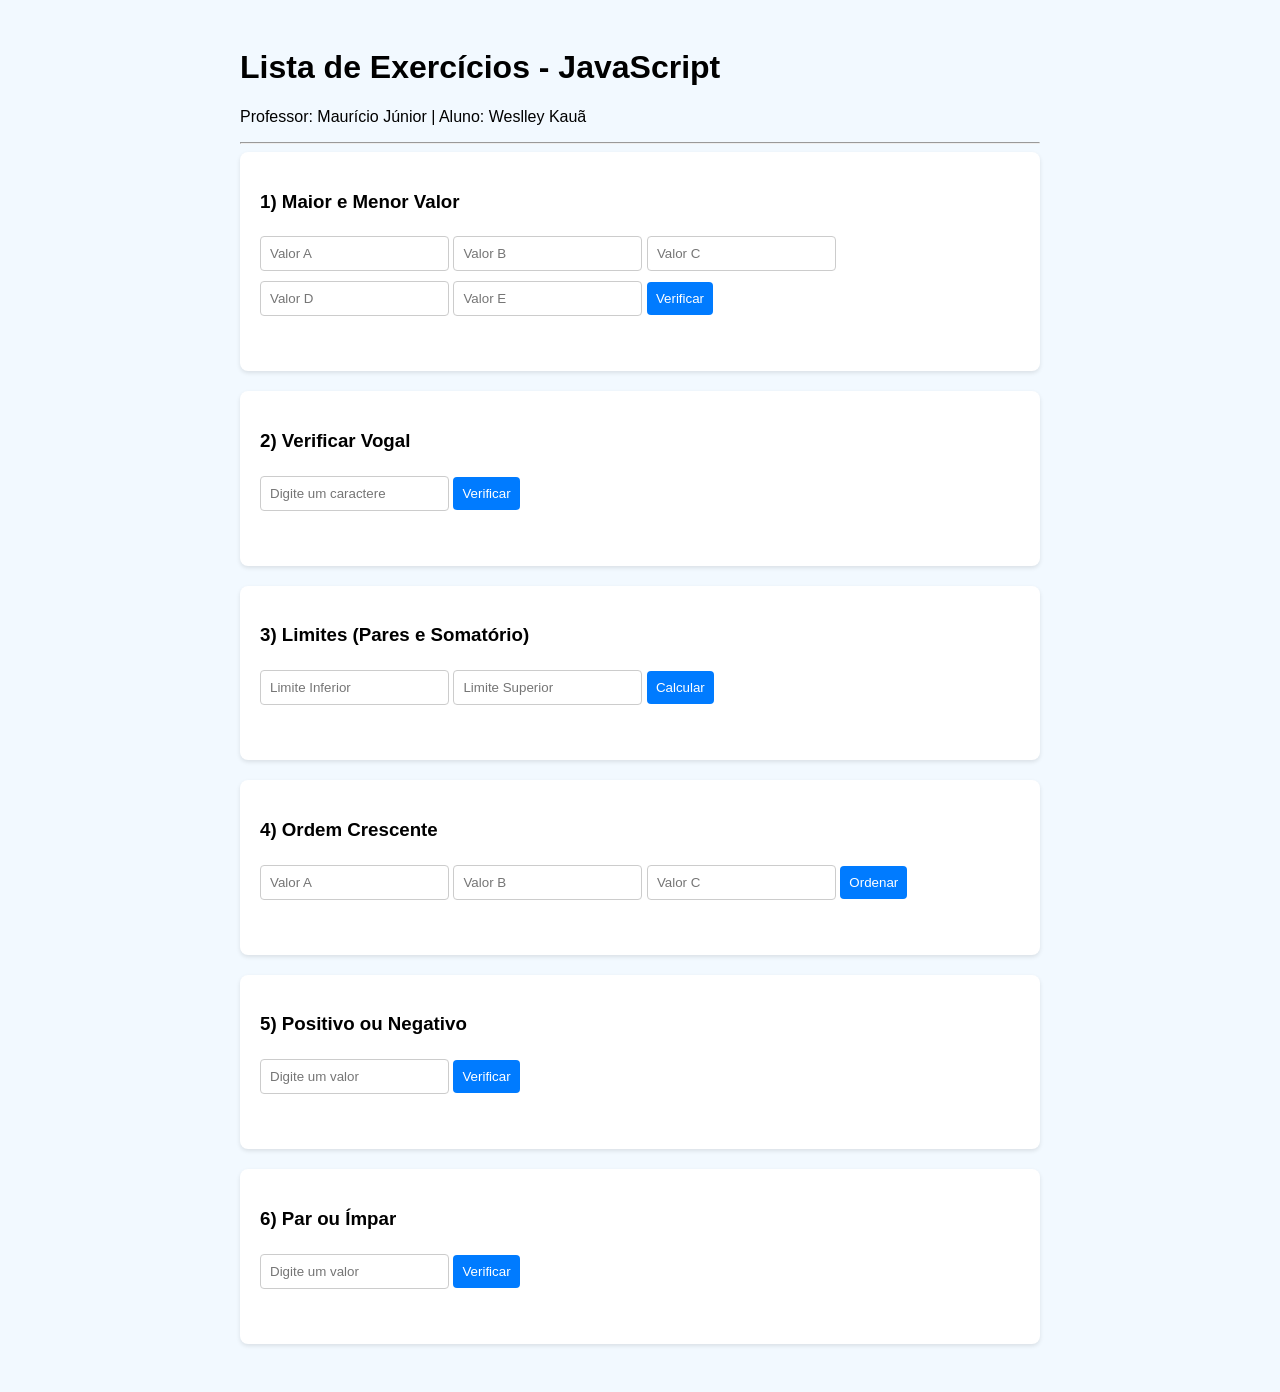
<file: index.html>
<!DOCTYPE html>
<html lang="pt-BR">
<head>
    <meta charset="UTF-8">
    <meta name="viewport" content="width=device-width, initial-scale=1.0">
    <title>Exercícios de JavaScript - TI Web</title>
    <link rel="stylesheet" href="style.css">
</head>
<body>
    <div class="container">
        <h1>Lista de Exercícios - JavaScript</h1>
        <p>Professor: Maurício Júnior | Aluno: Weslley Kauã</p>
        <hr>

        <div class="card">
            <h3>1) Maior e Menor Valor</h3>
            <input type="number" id="ex1_a" placeholder="Valor A">
            <input type="number" id="ex1_b" placeholder="Valor B">
            <input type="number" id="ex1_c" placeholder="Valor C">
            <input type="number" id="ex1_d" placeholder="Valor D">
            <input type="number" id="ex1_e" placeholder="Valor E">
            <button onclick="dispararEx1()">Verificar</button>
            <div class="resultado" id="res_ex1"></div>
        </div>

        <div class="card">
            <h3>2) Verificar Vogal</h3>
            <input type="text" id="ex2_c" maxlength="1" placeholder="Digite um caractere">
            <button onclick="dispararEx2()">Verificar</button>
            <div class="resultado" id="res_ex2"></div>
        </div>

        <div class="card">
            <h3>3) Limites (Pares e Somatório)</h3>
            <input type="number" id="ex3_li" placeholder="Limite Inferior">
            <input type="number" id="ex3_ls" placeholder="Limite Superior">
            <button onclick="dispararEx3()">Calcular</button>
            <div class="resultado" id="res_ex3"></div>
        </div>

        <div class="card">
            <h3>4) Ordem Crescente</h3>
            <input type="number" id="ex4_a" placeholder="Valor A">
            <input type="number" id="ex4_b" placeholder="Valor B">
            <input type="number" id="ex4_c" placeholder="Valor C">
            <button onclick="dispararEx4()">Ordenar</button>
            <div class="resultado" id="res_ex4"></div>
        </div>

        <div class="card">
            <h3>5) Positivo ou Negativo</h3>
            <input type="number" id="ex5_x" placeholder="Digite um valor">
            <button onclick="dispararEx5()">Verificar</button>
            <div class="resultado" id="res_ex5"></div>
        </div>

        <div class="card">
            <h3>6) Par ou Ímpar</h3>
            <input type="number" id="ex6_x" placeholder="Digite um valor">
            <button onclick="dispararEx6()">Verificar</button>
            <div class="resultado" id="res_ex6"></div>
        </div>
    </div>

    <script src="jsdaativ.js"></script>
</body>
</html>
</file>
<file: style.css>
body { 
    font-family: Arial, sans-serif; 
    background-color: #f2f9ff; 
    padding: 20px; 
}

.container { 
    max-width: 800px; 
    margin: 0 auto; 
}

.card { 
    background: white; 
    padding: 20px; 
    margin-bottom: 20px; 
    border-radius: 8px; 
    box-shadow: 0 2px 4px 
    rgba(0,0,0,0.1); 
}

input, button { 
    padding: 9px; 
    margin: 5px 0; 
    border-radius: 4px; 
    border: 1px solid #ccc; 
}

button { 
    background-color: #007bff; 
    color: white; 
    cursor: pointer; 
    border: none; 
    transition: all 0.3s ease;
}

button:hover { 
    background-color: #3e00a3; 
    font-weight: 500;
}

.resultado { 
    margin-top: 10px; 
    font-weight: bold; 
    color: #333; 
    min-height: 20px; 
}
</file>
